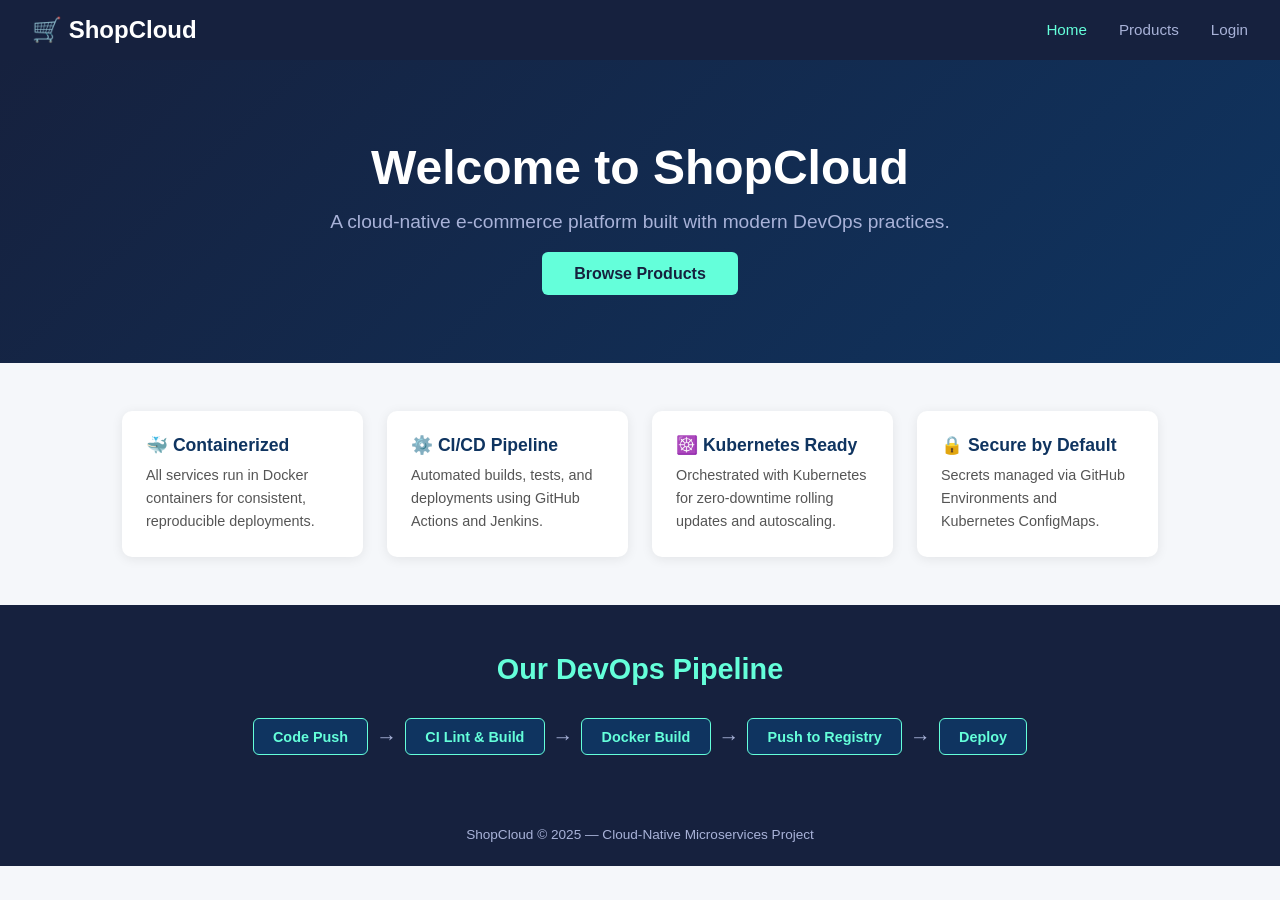
<file: src/frontend/index.html>
<!DOCTYPE html>
<html lang="en">
<head>
  <meta charset="UTF-8" />
  <meta name="viewport" content="width=device-width, initial-scale=1.0"/>
  <title>ShopCloud — Home</title>
  <link rel="stylesheet" href="css/style.css" />
</head>
<body>
  <nav class="navbar">
    <div class="logo">🛒 ShopCloud</div>
    <ul class="nav-links">
      <li><a href="index.html" class="active">Home</a></li>
      <li><a href="products.html">Products</a></li>
      <li><a href="user.html">Login</a></li>
    </ul>
  </nav>

  <header class="hero">
    <h1>Welcome to ShopCloud</h1>
    <p>A cloud-native e-commerce platform built with modern DevOps practices.</p>
    <a href="products.html" class="btn-primary">Browse Products</a>
  </header>

  <section class="features">
    <div class="feature-card">
      <h3>🐳 Containerized</h3>
      <p>All services run in Docker containers for consistent, reproducible deployments.</p>
    </div>
    <div class="feature-card">
      <h3>⚙️ CI/CD Pipeline</h3>
      <p>Automated builds, tests, and deployments using GitHub Actions and Jenkins.</p>
    </div>
    <div class="feature-card">
      <h3>☸️ Kubernetes Ready</h3>
      <p>Orchestrated with Kubernetes for zero-downtime rolling updates and autoscaling.</p>
    </div>
    <div class="feature-card">
      <h3>🔒 Secure by Default</h3>
      <p>Secrets managed via GitHub Environments and Kubernetes ConfigMaps.</p>
    </div>
  </section>

  <section class="pipeline-section">
    <h2>Our DevOps Pipeline</h2>
    <div class="pipeline">
      <div class="pipeline-step">Code Push</div>
      <span class="arrow">→</span>
      <div class="pipeline-step">CI Lint &amp; Build</div>
      <span class="arrow">→</span>
      <div class="pipeline-step">Docker Build</div>
      <span class="arrow">→</span>
      <div class="pipeline-step">Push to Registry</div>
      <span class="arrow">→</span>
      <div class="pipeline-step">Deploy</div>
    </div>
  </section>

  <footer>
    <p>ShopCloud &copy; 2025 — Cloud-Native Microservices Project</p>
  </footer>
</body>
</html>
</file>
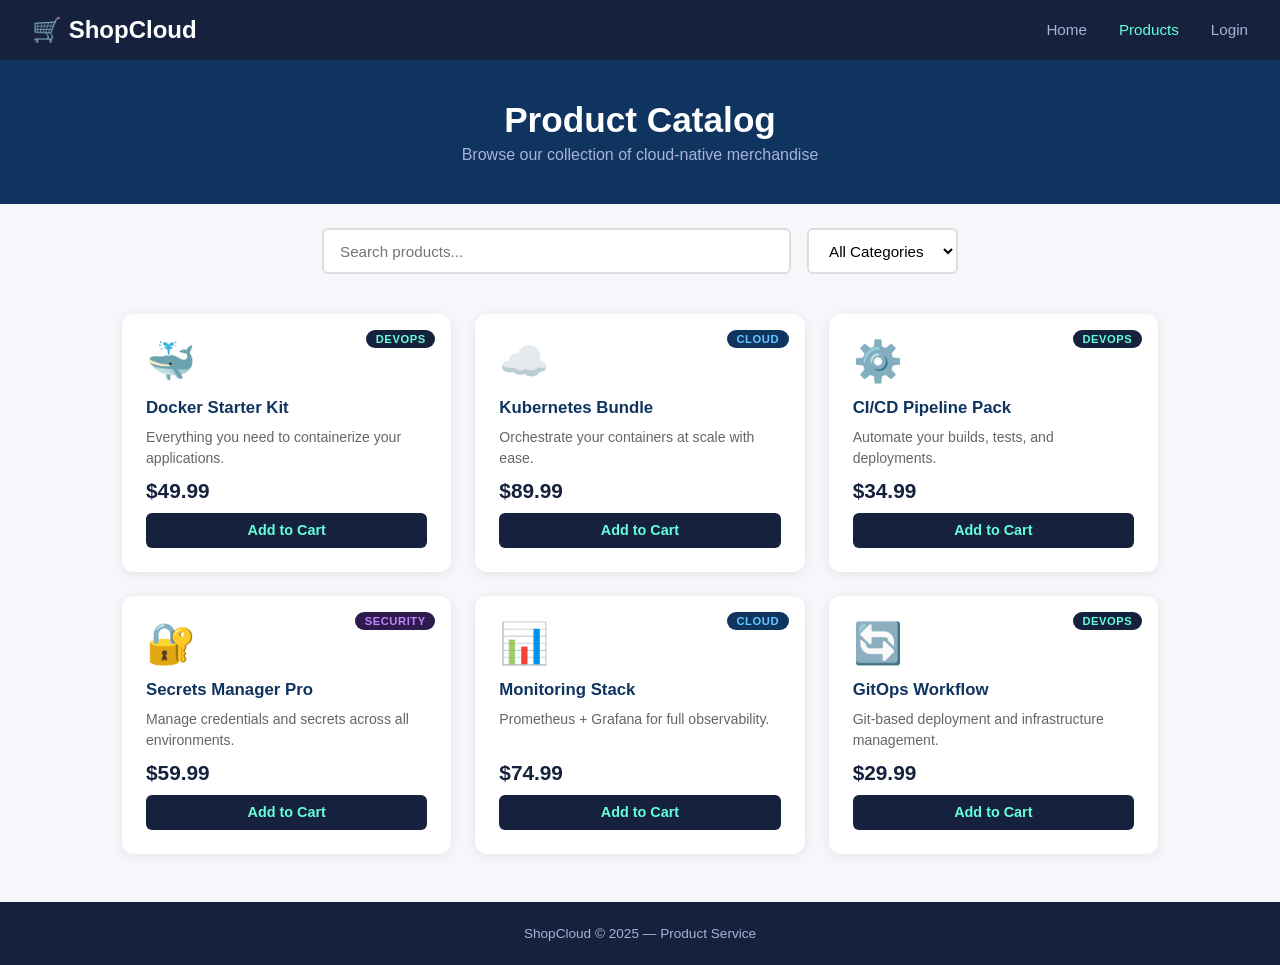
<file: src/frontend/products.html>
<!DOCTYPE html>
<html lang="en">
<head>
  <meta charset="UTF-8" />
  <meta name="viewport" content="width=device-width, initial-scale=1.0"/>
  <title>ShopCloud — Products</title>
  <link rel="stylesheet" href="css/style.css" />
  <link rel="stylesheet" href="css/products.css" />
</head>
<body>
  <nav class="navbar">
    <div class="logo">🛒 ShopCloud</div>
    <ul class="nav-links">
      <li><a href="index.html">Home</a></li>
      <li><a href="products.html" class="active">Products</a></li>
      <li><a href="user.html">Login</a></li>
    </ul>
  </nav>

  <div class="page-header">
    <h1>Product Catalog</h1>
    <p>Browse our collection of cloud-native merchandise</p>
  </div>

  <div class="search-bar">
    <input type="text" id="searchInput" placeholder="Search products..." oninput="filterProducts()" />
    <select id="categoryFilter" onchange="filterProducts()">
      <option value="">All Categories</option>
      <option value="DevOps">DevOps</option>
      <option value="Cloud">Cloud</option>
      <option value="Security">Security</option>
    </select>
  </div>

  <main class="product-grid" id="productGrid">
    <div class="product-card" data-category="DevOps">
      <div class="product-badge">DevOps</div>
      <div class="product-icon">🐳</div>
      <h3>Docker Starter Kit</h3>
      <p>Everything you need to containerize your applications.</p>
      <div class="product-price">$49.99</div>
      <button class="btn-cart" onclick="addToCart(this)">Add to Cart</button>
    </div>
    <div class="product-card" data-category="Cloud">
      <div class="product-badge cloud">Cloud</div>
      <div class="product-icon">☁️</div>
      <h3>Kubernetes Bundle</h3>
      <p>Orchestrate your containers at scale with ease.</p>
      <div class="product-price">$89.99</div>
      <button class="btn-cart" onclick="addToCart(this)">Add to Cart</button>
    </div>
    <div class="product-card" data-category="DevOps">
      <div class="product-badge">DevOps</div>
      <div class="product-icon">⚙️</div>
      <h3>CI/CD Pipeline Pack</h3>
      <p>Automate your builds, tests, and deployments.</p>
      <div class="product-price">$34.99</div>
      <button class="btn-cart" onclick="addToCart(this)">Add to Cart</button>
    </div>
    <div class="product-card" data-category="Security">
      <div class="product-badge security">Security</div>
      <div class="product-icon">🔐</div>
      <h3>Secrets Manager Pro</h3>
      <p>Manage credentials and secrets across all environments.</p>
      <div class="product-price">$59.99</div>
      <button class="btn-cart" onclick="addToCart(this)">Add to Cart</button>
    </div>
    <div class="product-card" data-category="Cloud">
      <div class="product-badge cloud">Cloud</div>
      <div class="product-icon">📊</div>
      <h3>Monitoring Stack</h3>
      <p>Prometheus + Grafana for full observability.</p>
      <div class="product-price">$74.99</div>
      <button class="btn-cart" onclick="addToCart(this)">Add to Cart</button>
    </div>
    <div class="product-card" data-category="DevOps">
      <div class="product-badge">DevOps</div>
      <div class="product-icon">🔄</div>
      <h3>GitOps Workflow</h3>
      <p>Git-based deployment and infrastructure management.</p>
      <div class="product-price">$29.99</div>
      <button class="btn-cart" onclick="addToCart(this)">Add to Cart</button>
    </div>
  </main>

  <div class="cart-toast" id="cartToast">✓ Added to cart!</div>

  <footer>
    <p>ShopCloud &copy; 2025 — Product Service</p>
  </footer>

  <script>
    function filterProducts() {
      const query = document.getElementById('searchInput').value.toLowerCase();
      const category = document.getElementById('categoryFilter').value;
      document.querySelectorAll('.product-card').forEach(card => {
        const title = card.querySelector('h3').textContent.toLowerCase();
        const cat = card.dataset.category;
        const matchQuery = title.includes(query);
        const matchCat = category === '' || cat === category;
        card.style.display = matchQuery && matchCat ? 'flex' : 'none';
      });
    }

    function addToCart(btn) {
      btn.textContent = 'Added ✓';
      btn.style.background = '#52e3c2';
      const toast = document.getElementById('cartToast');
      toast.classList.add('show');
      setTimeout(() => {
        toast.classList.remove('show');
        btn.textContent = 'Add to Cart';
        btn.style.background = '';
      }, 2000);
    }
  </script>
</body>
</html>
</file>
<file: src/frontend/css/style.css>
* {
  margin: 0;
  padding: 0;
  box-sizing: border-box;
}

body {
  font-family: 'Segoe UI', Tahoma, Geneva, Verdana, sans-serif;
  color: #1a1a2e;
  background: #f5f7fa;
}

.navbar {
  display: flex;
  justify-content: space-between;
  align-items: center;
  padding: 1rem 2rem;
  background: #16213e;
  color: white;
}

.logo {
  font-size: 1.5rem;
  font-weight: 700;
}

.nav-links {
  list-style: none;
  display: flex;
  gap: 2rem;
}

.nav-links a {
  color: #a8b2d8;
  text-decoration: none;
  font-size: 0.95rem;
  transition: color 0.2s;
}

.nav-links a:hover,
.nav-links a.active {
  color: #64ffda;
}

.hero {
  background: linear-gradient(135deg, #16213e 0%, #0f3460 100%);
  color: white;
  text-align: center;
  padding: 5rem 2rem;
}

.hero h1 {
  font-size: 3rem;
  margin-bottom: 1rem;
}

.hero p {
  font-size: 1.2rem;
  color: #a8b2d8;
  margin-bottom: 2rem;
}

.btn-primary {
  background: #64ffda;
  color: #16213e;
  padding: 0.8rem 2rem;
  text-decoration: none;
  border-radius: 6px;
  font-weight: 700;
  font-size: 1rem;
  transition: background 0.2s;
}

.btn-primary:hover {
  background: #52e3c2;
}

.features {
  display: grid;
  grid-template-columns: repeat(auto-fit, minmax(220px, 1fr));
  gap: 1.5rem;
  padding: 3rem 2rem;
  max-width: 1100px;
  margin: 0 auto;
}

.feature-card {
  background: white;
  border-radius: 10px;
  padding: 1.5rem;
  box-shadow: 0 2px 12px rgba(0,0,0,0.08);
  transition: transform 0.2s;
}

.feature-card:hover {
  transform: translateY(-4px);
}

.feature-card h3 {
  font-size: 1.1rem;
  margin-bottom: 0.5rem;
  color: #0f3460;
}

.feature-card p {
  font-size: 0.9rem;
  color: #555;
  line-height: 1.6;
}

.pipeline-section {
  background: #16213e;
  color: white;
  padding: 3rem 2rem;
  text-align: center;
}

.pipeline-section h2 {
  font-size: 1.8rem;
  margin-bottom: 2rem;
  color: #64ffda;
}

.pipeline {
  display: flex;
  flex-wrap: wrap;
  justify-content: center;
  align-items: center;
  gap: 0.5rem;
}

.pipeline-step {
  background: #0f3460;
  border: 1px solid #64ffda;
  color: #64ffda;
  padding: 0.6rem 1.2rem;
  border-radius: 6px;
  font-size: 0.9rem;
  font-weight: 600;
}

.arrow {
  color: #a8b2d8;
  font-size: 1.3rem;
}

footer {
  text-align: center;
  padding: 1.5rem;
  background: #16213e;
  color: #a8b2d8;
  font-size: 0.85rem;
}
</file>
<file: src/frontend/css/products.css>
.page-header {
  background: #0f3460;
  color: white;
  padding: 2.5rem 2rem;
  text-align: center;
}

.page-header h1 {
  font-size: 2.2rem;
  margin-bottom: 0.4rem;
}

.page-header p {
  color: #a8b2d8;
}

.search-bar {
  display: flex;
  gap: 1rem;
  padding: 1.5rem 2rem;
  max-width: 700px;
  margin: 0 auto;
}

.search-bar input {
  flex: 1;
  padding: 0.7rem 1rem;
  border: 2px solid #ddd;
  border-radius: 6px;
  font-size: 0.95rem;
  outline: none;
  transition: border-color 0.2s;
}

.search-bar input:focus {
  border-color: #0f3460;
}

.search-bar select {
  padding: 0.7rem 1rem;
  border: 2px solid #ddd;
  border-radius: 6px;
  font-size: 0.95rem;
  background: white;
  cursor: pointer;
}

.product-grid {
  display: grid;
  grid-template-columns: repeat(auto-fill, minmax(260px, 1fr));
  gap: 1.5rem;
  padding: 1rem 2rem 3rem;
  max-width: 1100px;
  margin: 0 auto;
}

.product-card {
  background: white;
  border-radius: 12px;
  padding: 1.5rem;
  box-shadow: 0 2px 12px rgba(0,0,0,0.08);
  display: flex;
  flex-direction: column;
  gap: 0.6rem;
  transition: transform 0.2s, box-shadow 0.2s;
  position: relative;
}

.product-card:hover {
  transform: translateY(-5px);
  box-shadow: 0 8px 24px rgba(0,0,0,0.12);
}

.product-badge {
  position: absolute;
  top: 1rem;
  right: 1rem;
  background: #16213e;
  color: #64ffda;
  font-size: 0.7rem;
  font-weight: 700;
  padding: 0.2rem 0.6rem;
  border-radius: 20px;
  text-transform: uppercase;
  letter-spacing: 0.05em;
}

.product-badge.cloud { background: #0f3460; color: #64c8ff; }
.product-badge.security { background: #2d1b4e; color: #c084fc; }

.product-icon {
  font-size: 2.5rem;
}

.product-card h3 {
  font-size: 1.05rem;
  color: #0f3460;
  margin-top: 0.2rem;
}

.product-card p {
  font-size: 0.88rem;
  color: #666;
  line-height: 1.5;
  flex: 1;
}

.product-price {
  font-size: 1.3rem;
  font-weight: 700;
  color: #16213e;
}

.btn-cart {
  background: #16213e;
  color: #64ffda;
  border: none;
  padding: 0.6rem 1rem;
  border-radius: 6px;
  font-size: 0.9rem;
  font-weight: 600;
  cursor: pointer;
  transition: background 0.2s;
}

.btn-cart:hover {
  background: #0f3460;
}

.cart-toast {
  position: fixed;
  bottom: 2rem;
  right: 2rem;
  background: #16213e;
  color: #64ffda;
  padding: 0.8rem 1.5rem;
  border-radius: 8px;
  font-weight: 600;
  opacity: 0;
  transform: translateY(10px);
  transition: all 0.3s;
  pointer-events: none;
}

.cart-toast.show {
  opacity: 1;
  transform: translateY(0);
}
</file>
